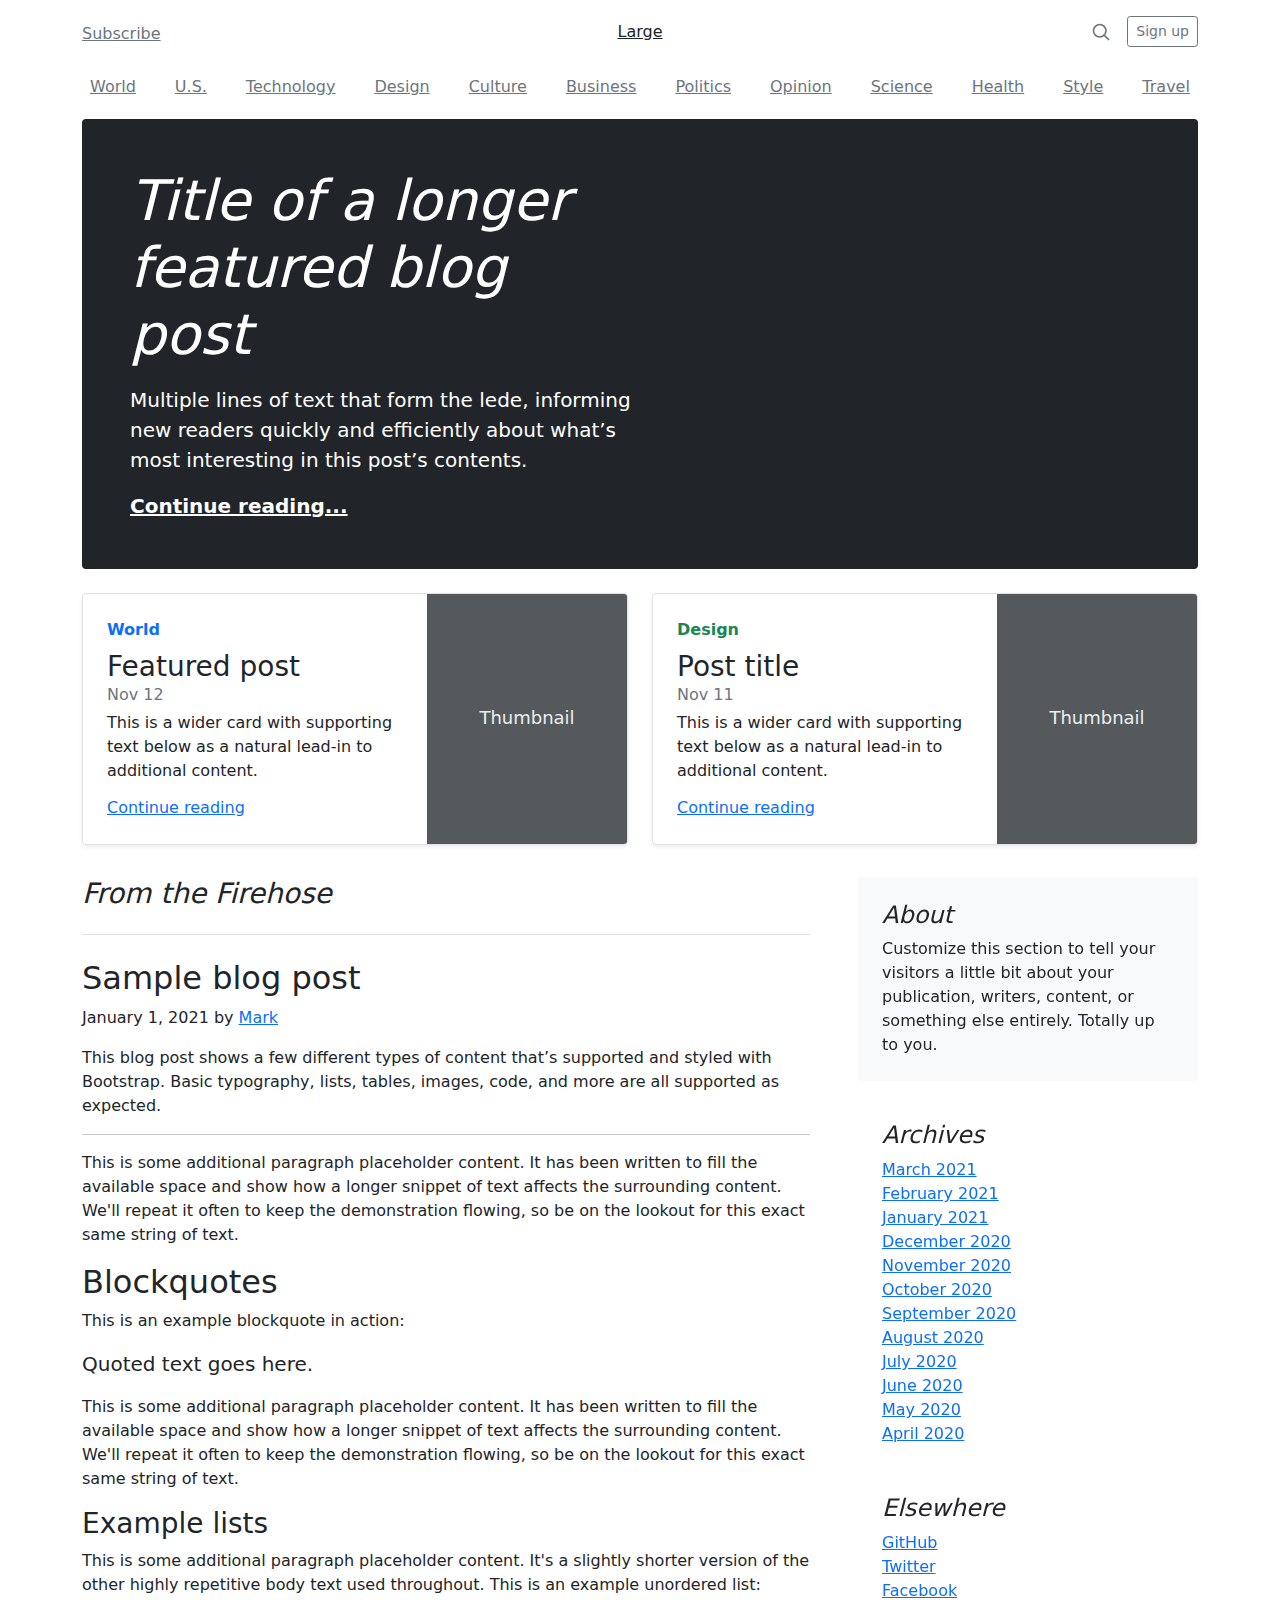
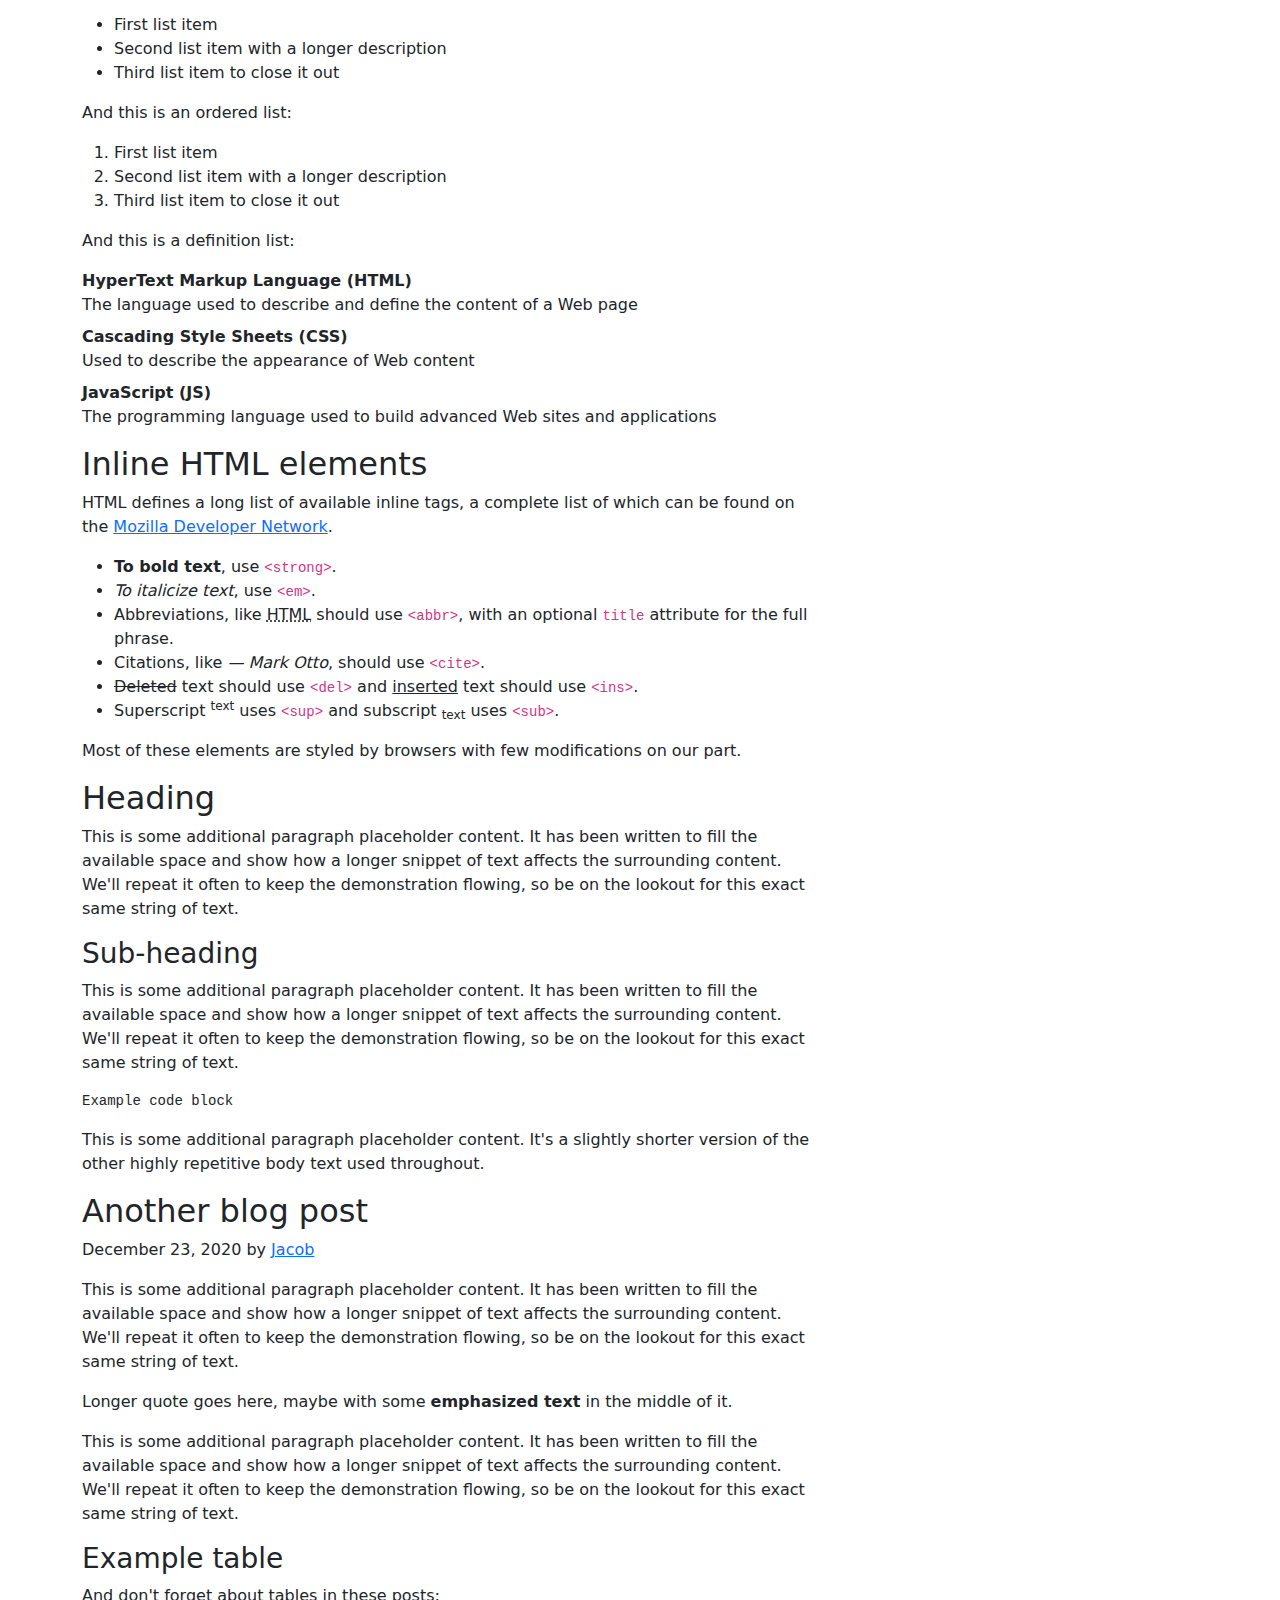
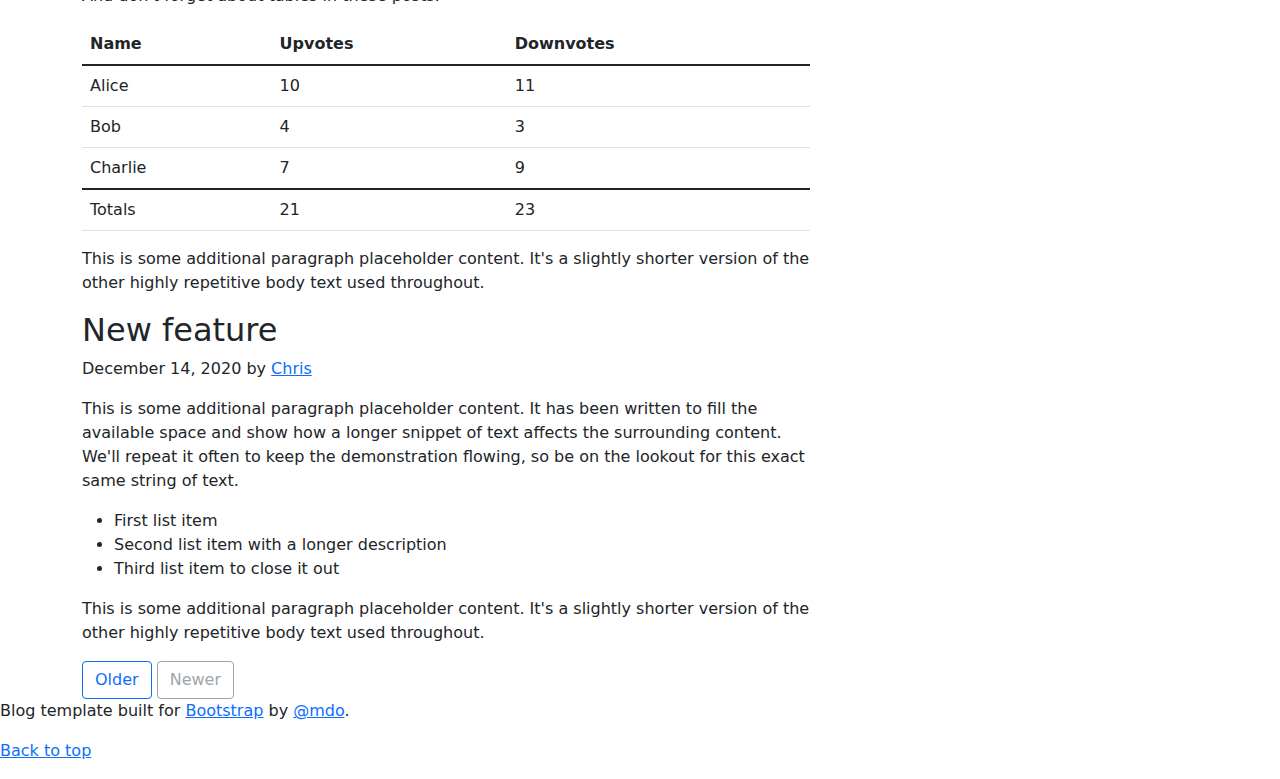
<file: home.html>
<!doctype html>
<html lang="en">
  <head>
    <meta charset="utf-8">
    <meta name="viewport" content="width=device-width, initial-scale=1">
    <meta name="description" content="">
    <meta name="author" content="Mark Otto, Jacob Thornton, and Bootstrap contributors">
    <meta name="generator" content="Hugo 0.88.1">
    <title>Blog Template · Bootstrap v5.1</title>

    <link rel="canonical" href="https://getbootstrap.com/docs/5.1/examples/blog/">

    

    <!-- Bootstrap core CSS -->
<link href="static/blog.css" rel="stylesheet">

    <style>
      .bd-placeholder-img {
        font-size: 1.125rem;
        text-anchor: middle;
        -webkit-user-select: none;
        -moz-user-select: none;
        user-select: none;
      }

      @media (min-width: 768px) {
        .bd-placeholder-img-lg {
          font-size: 3.5rem;
        }
      }
    </style>

    
    <!-- Custom styles for this template -->
    <link href="https://fonts.googleapis.com/css?family=Playfair&#43;Display:700,900&amp;display=swap" rel="stylesheet">
    <!-- Custom styles for this template -->
    <link href="static/bootstrap.min.css" rel="stylesheet">
  </head>
  <body>
    
<div class="container">
  <header class="blog-header py-3">
    <div class="row flex-nowrap justify-content-between align-items-center">
      <div class="col-4 pt-1">
        <a class="link-secondary" href="#">Subscribe</a>
      </div>
      <div class="col-4 text-center">
        <a class="blog-header-logo text-dark" href="#">Large</a>
      </div>
      <div class="col-4 d-flex justify-content-end align-items-center">
        <a class="link-secondary" href="#" aria-label="Search">
          <svg xmlns="http://www.w3.org/2000/svg" width="20" height="20" fill="none" stroke="currentColor" stroke-linecap="round" stroke-linejoin="round" stroke-width="2" class="mx-3" role="img" viewBox="0 0 24 24"><title>Search</title><circle cx="10.5" cy="10.5" r="7.5"/><path d="M21 21l-5.2-5.2"/></svg>
        </a>
        <a class="btn btn-sm btn-outline-secondary" href="#">Sign up</a>
      </div>
    </div>
  </header>

  <div class="nav-scroller py-1 mb-2">
    <nav class="nav d-flex justify-content-between">
      <a class="p-2 link-secondary" href="#">World</a>
      <a class="p-2 link-secondary" href="#">U.S.</a>
      <a class="p-2 link-secondary" href="#">Technology</a>
      <a class="p-2 link-secondary" href="#">Design</a>
      <a class="p-2 link-secondary" href="#">Culture</a>
      <a class="p-2 link-secondary" href="#">Business</a>
      <a class="p-2 link-secondary" href="#">Politics</a>
      <a class="p-2 link-secondary" href="#">Opinion</a>
      <a class="p-2 link-secondary" href="#">Science</a>
      <a class="p-2 link-secondary" href="#">Health</a>
      <a class="p-2 link-secondary" href="#">Style</a>
      <a class="p-2 link-secondary" href="#">Travel</a>
    </nav>
  </div>
</div>

<main class="container">
  <div class="p-4 p-md-5 mb-4 text-white rounded bg-dark">
    <div class="col-md-6 px-0">
      <h1 class="display-4 fst-italic">Title of a longer featured blog post</h1>
      <p class="lead my-3">Multiple lines of text that form the lede, informing new readers quickly and efficiently about what’s most interesting in this post’s contents.</p>
      <p class="lead mb-0"><a href="#" class="text-white fw-bold">Continue reading...</a></p>
    </div>
  </div>

  <div class="row mb-2">
    <div class="col-md-6">
      <div class="row g-0 border rounded overflow-hidden flex-md-row mb-4 shadow-sm h-md-250 position-relative">
        <div class="col p-4 d-flex flex-column position-static">
          <strong class="d-inline-block mb-2 text-primary">World</strong>
          <h3 class="mb-0">Featured post</h3>
          <div class="mb-1 text-muted">Nov 12</div>
          <p class="card-text mb-auto">This is a wider card with supporting text below as a natural lead-in to additional content.</p>
          <a href="#" class="stretched-link">Continue reading</a>
        </div>
        <div class="col-auto d-none d-lg-block">
          <svg class="bd-placeholder-img" width="200" height="250" xmlns="http://www.w3.org/2000/svg" role="img" aria-label="Placeholder: Thumbnail" preserveAspectRatio="xMidYMid slice" focusable="false"><title>Placeholder</title><rect width="100%" height="100%" fill="#55595c"/><text x="50%" y="50%" fill="#eceeef" dy=".3em">Thumbnail</text></svg>

        </div>
      </div>
    </div>
    <div class="col-md-6">
      <div class="row g-0 border rounded overflow-hidden flex-md-row mb-4 shadow-sm h-md-250 position-relative">
        <div class="col p-4 d-flex flex-column position-static">
          <strong class="d-inline-block mb-2 text-success">Design</strong>
          <h3 class="mb-0">Post title</h3>
          <div class="mb-1 text-muted">Nov 11</div>
          <p class="mb-auto">This is a wider card with supporting text below as a natural lead-in to additional content.</p>
          <a href="#" class="stretched-link">Continue reading</a>
        </div>
        <div class="col-auto d-none d-lg-block">
          <svg class="bd-placeholder-img" width="200" height="250" xmlns="http://www.w3.org/2000/svg" role="img" aria-label="Placeholder: Thumbnail" preserveAspectRatio="xMidYMid slice" focusable="false"><title>Placeholder</title><rect width="100%" height="100%" fill="#55595c"/><text x="50%" y="50%" fill="#eceeef" dy=".3em">Thumbnail</text></svg>

        </div>
      </div>
    </div>
  </div>

  <div class="row g-5">
    <div class="col-md-8">
      <h3 class="pb-4 mb-4 fst-italic border-bottom">
        From the Firehose
      </h3>

      <article class="blog-post">
        <h2 class="blog-post-title">Sample blog post</h2>
        <p class="blog-post-meta">January 1, 2021 by <a href="#">Mark</a></p>

        <p>This blog post shows a few different types of content that’s supported and styled with Bootstrap. Basic typography, lists, tables, images, code, and more are all supported as expected.</p>
        <hr>
        <p>This is some additional paragraph placeholder content. It has been written to fill the available space and show how a longer snippet of text affects the surrounding content. We'll repeat it often to keep the demonstration flowing, so be on the lookout for this exact same string of text.</p>
        <h2>Blockquotes</h2>
        <p>This is an example blockquote in action:</p>
        <blockquote class="blockquote">
          <p>Quoted text goes here.</p>
        </blockquote>
        <p>This is some additional paragraph placeholder content. It has been written to fill the available space and show how a longer snippet of text affects the surrounding content. We'll repeat it often to keep the demonstration flowing, so be on the lookout for this exact same string of text.</p>
        <h3>Example lists</h3>
        <p>This is some additional paragraph placeholder content. It's a slightly shorter version of the other highly repetitive body text used throughout. This is an example unordered list:</p>
        <ul>
          <li>First list item</li>
          <li>Second list item with a longer description</li>
          <li>Third list item to close it out</li>
        </ul>
        <p>And this is an ordered list:</p>
        <ol>
          <li>First list item</li>
          <li>Second list item with a longer description</li>
          <li>Third list item to close it out</li>
        </ol>
        <p>And this is a definition list:</p>
        <dl>
          <dt>HyperText Markup Language (HTML)</dt>
          <dd>The language used to describe and define the content of a Web page</dd>
          <dt>Cascading Style Sheets (CSS)</dt>
          <dd>Used to describe the appearance of Web content</dd>
          <dt>JavaScript (JS)</dt>
          <dd>The programming language used to build advanced Web sites and applications</dd>
        </dl>
        <h2>Inline HTML elements</h2>
        <p>HTML defines a long list of available inline tags, a complete list of which can be found on the <a href="https://developer.mozilla.org/en-US/docs/Web/HTML/Element">Mozilla Developer Network</a>.</p>
        <ul>
          <li><strong>To bold text</strong>, use <code class="language-plaintext highlighter-rouge">&lt;strong&gt;</code>.</li>
          <li><em>To italicize text</em>, use <code class="language-plaintext highlighter-rouge">&lt;em&gt;</code>.</li>
          <li>Abbreviations, like <abbr title="HyperText Markup Langage">HTML</abbr> should use <code class="language-plaintext highlighter-rouge">&lt;abbr&gt;</code>, with an optional <code class="language-plaintext highlighter-rouge">title</code> attribute for the full phrase.</li>
          <li>Citations, like <cite>— Mark Otto</cite>, should use <code class="language-plaintext highlighter-rouge">&lt;cite&gt;</code>.</li>
          <li><del>Deleted</del> text should use <code class="language-plaintext highlighter-rouge">&lt;del&gt;</code> and <ins>inserted</ins> text should use <code class="language-plaintext highlighter-rouge">&lt;ins&gt;</code>.</li>
          <li>Superscript <sup>text</sup> uses <code class="language-plaintext highlighter-rouge">&lt;sup&gt;</code> and subscript <sub>text</sub> uses <code class="language-plaintext highlighter-rouge">&lt;sub&gt;</code>.</li>
        </ul>
        <p>Most of these elements are styled by browsers with few modifications on our part.</p>
        <h2>Heading</h2>
        <p>This is some additional paragraph placeholder content. It has been written to fill the available space and show how a longer snippet of text affects the surrounding content. We'll repeat it often to keep the demonstration flowing, so be on the lookout for this exact same string of text.</p>
        <h3>Sub-heading</h3>
        <p>This is some additional paragraph placeholder content. It has been written to fill the available space and show how a longer snippet of text affects the surrounding content. We'll repeat it often to keep the demonstration flowing, so be on the lookout for this exact same string of text.</p>
        <pre><code>Example code block</code></pre>
        <p>This is some additional paragraph placeholder content. It's a slightly shorter version of the other highly repetitive body text used throughout.</p>
      </article>

      <article class="blog-post">
        <h2 class="blog-post-title">Another blog post</h2>
        <p class="blog-post-meta">December 23, 2020 by <a href="#">Jacob</a></p>

        <p>This is some additional paragraph placeholder content. It has been written to fill the available space and show how a longer snippet of text affects the surrounding content. We'll repeat it often to keep the demonstration flowing, so be on the lookout for this exact same string of text.</p>
        <blockquote>
          <p>Longer quote goes here, maybe with some <strong>emphasized text</strong> in the middle of it.</p>
        </blockquote>
        <p>This is some additional paragraph placeholder content. It has been written to fill the available space and show how a longer snippet of text affects the surrounding content. We'll repeat it often to keep the demonstration flowing, so be on the lookout for this exact same string of text.</p>
        <h3>Example table</h3>
        <p>And don't forget about tables in these posts:</p>
        <table class="table">
          <thead>
            <tr>
              <th>Name</th>
              <th>Upvotes</th>
              <th>Downvotes</th>
            </tr>
          </thead>
          <tbody>
            <tr>
              <td>Alice</td>
              <td>10</td>
              <td>11</td>
            </tr>
            <tr>
              <td>Bob</td>
              <td>4</td>
              <td>3</td>
            </tr>
            <tr>
              <td>Charlie</td>
              <td>7</td>
              <td>9</td>
            </tr>
          </tbody>
          <tfoot>
            <tr>
              <td>Totals</td>
              <td>21</td>
              <td>23</td>
            </tr>
          </tfoot>
        </table>

        <p>This is some additional paragraph placeholder content. It's a slightly shorter version of the other highly repetitive body text used throughout.</p>
      </article>

      <article class="blog-post">
        <h2 class="blog-post-title">New feature</h2>
        <p class="blog-post-meta">December 14, 2020 by <a href="#">Chris</a></p>

        <p>This is some additional paragraph placeholder content. It has been written to fill the available space and show how a longer snippet of text affects the surrounding content. We'll repeat it often to keep the demonstration flowing, so be on the lookout for this exact same string of text.</p>
        <ul>
          <li>First list item</li>
          <li>Second list item with a longer description</li>
          <li>Third list item to close it out</li>
        </ul>
        <p>This is some additional paragraph placeholder content. It's a slightly shorter version of the other highly repetitive body text used throughout.</p>
      </article>

      <nav class="blog-pagination" aria-label="Pagination">
        <a class="btn btn-outline-primary" href="#">Older</a>
        <a class="btn btn-outline-secondary disabled">Newer</a>
      </nav>

    </div>

    <div class="col-md-4">
      <div class="position-sticky" style="top: 2rem;">
        <div class="p-4 mb-3 bg-light rounded">
          <h4 class="fst-italic">About</h4>
          <p class="mb-0">Customize this section to tell your visitors a little bit about your publication, writers, content, or something else entirely. Totally up to you.</p>
        </div>

        <div class="p-4">
          <h4 class="fst-italic">Archives</h4>
          <ol class="list-unstyled mb-0">
            <li><a href="#">March 2021</a></li>
            <li><a href="#">February 2021</a></li>
            <li><a href="#">January 2021</a></li>
            <li><a href="#">December 2020</a></li>
            <li><a href="#">November 2020</a></li>
            <li><a href="#">October 2020</a></li>
            <li><a href="#">September 2020</a></li>
            <li><a href="#">August 2020</a></li>
            <li><a href="#">July 2020</a></li>
            <li><a href="#">June 2020</a></li>
            <li><a href="#">May 2020</a></li>
            <li><a href="#">April 2020</a></li>
          </ol>
        </div>

        <div class="p-4">
          <h4 class="fst-italic">Elsewhere</h4>
          <ol class="list-unstyled">
            <li><a href="#">GitHub</a></li>
            <li><a href="#">Twitter</a></li>
            <li><a href="#">Facebook</a></li>
          </ol>
        </div>
      </div>
    </div>
  </div>

</main>

<footer class="blog-footer">
  <p>Blog template built for <a href="https://getbootstrap.com/">Bootstrap</a> by <a href="https://twitter.com/mdo">@mdo</a>.</p>
  <p>
    <a href="#">Back to top</a>
  </p>
</footer>


    
  </body>
</html>
</file>
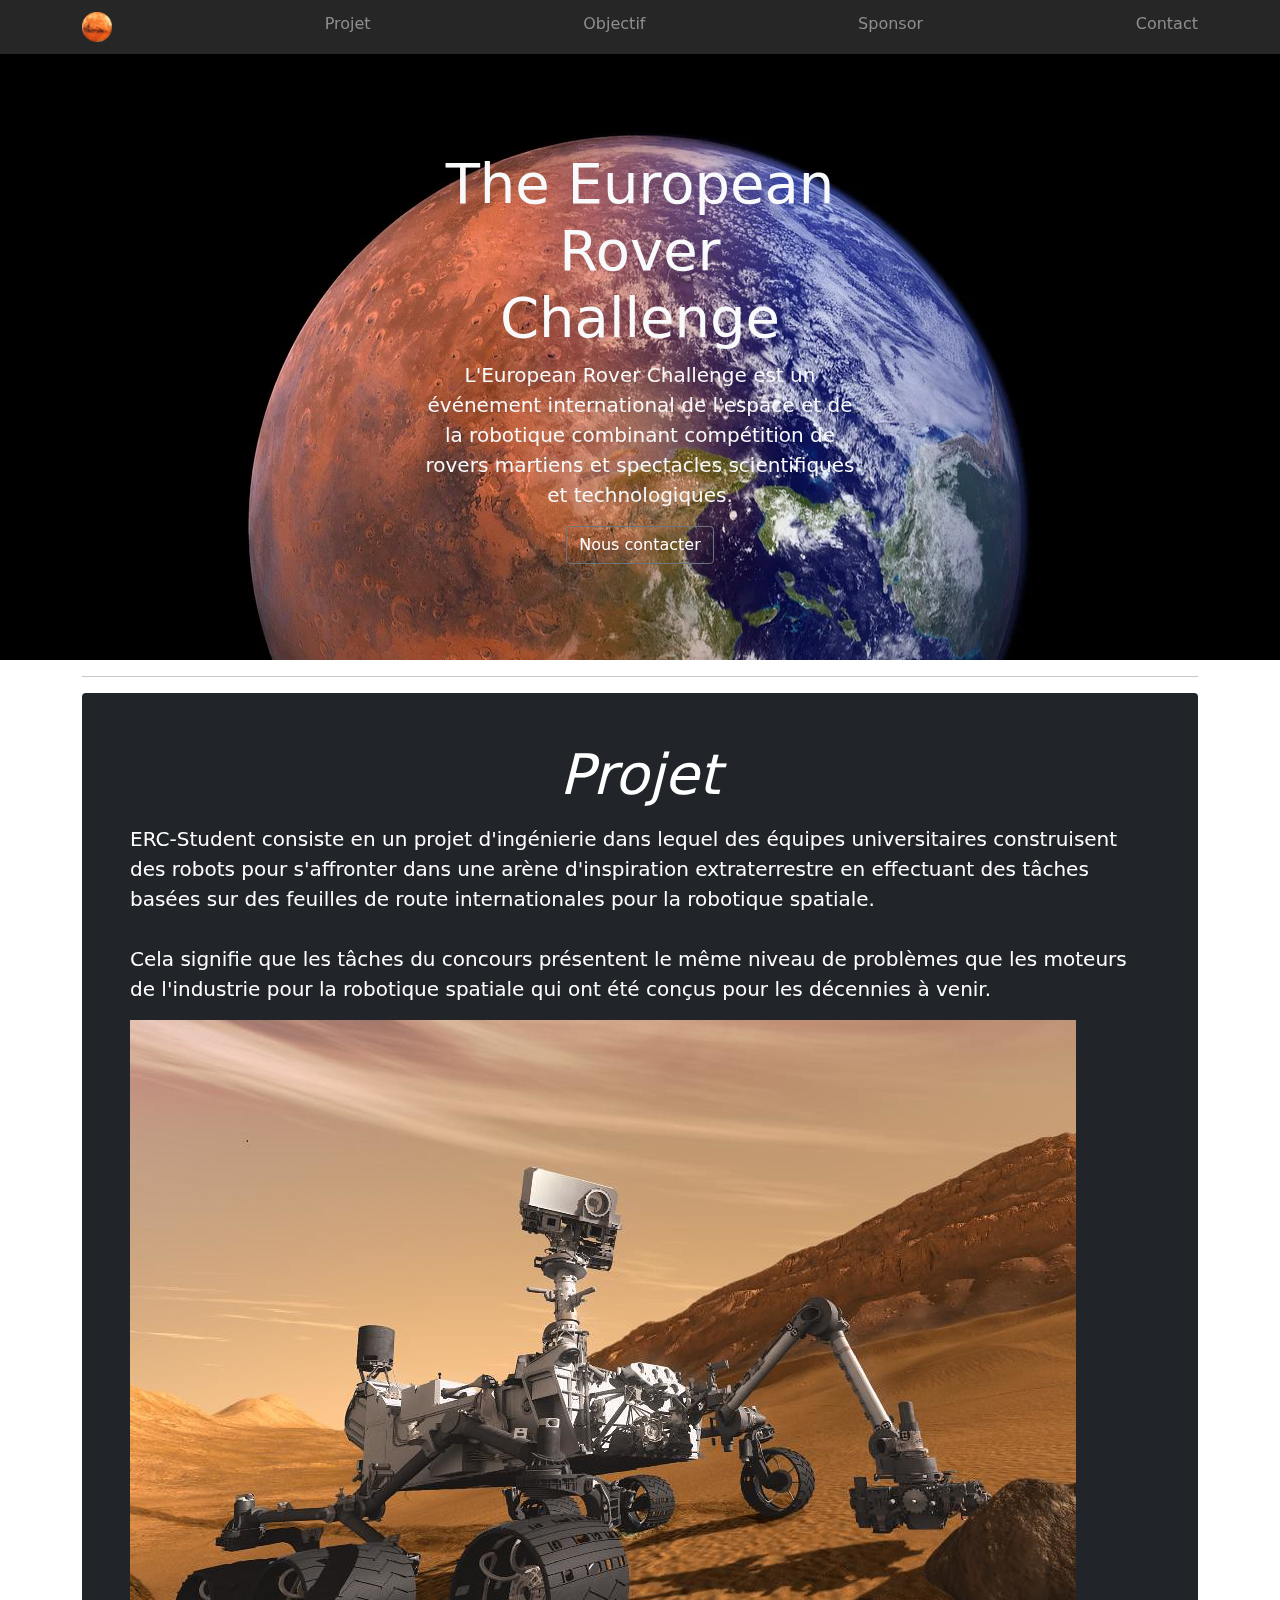
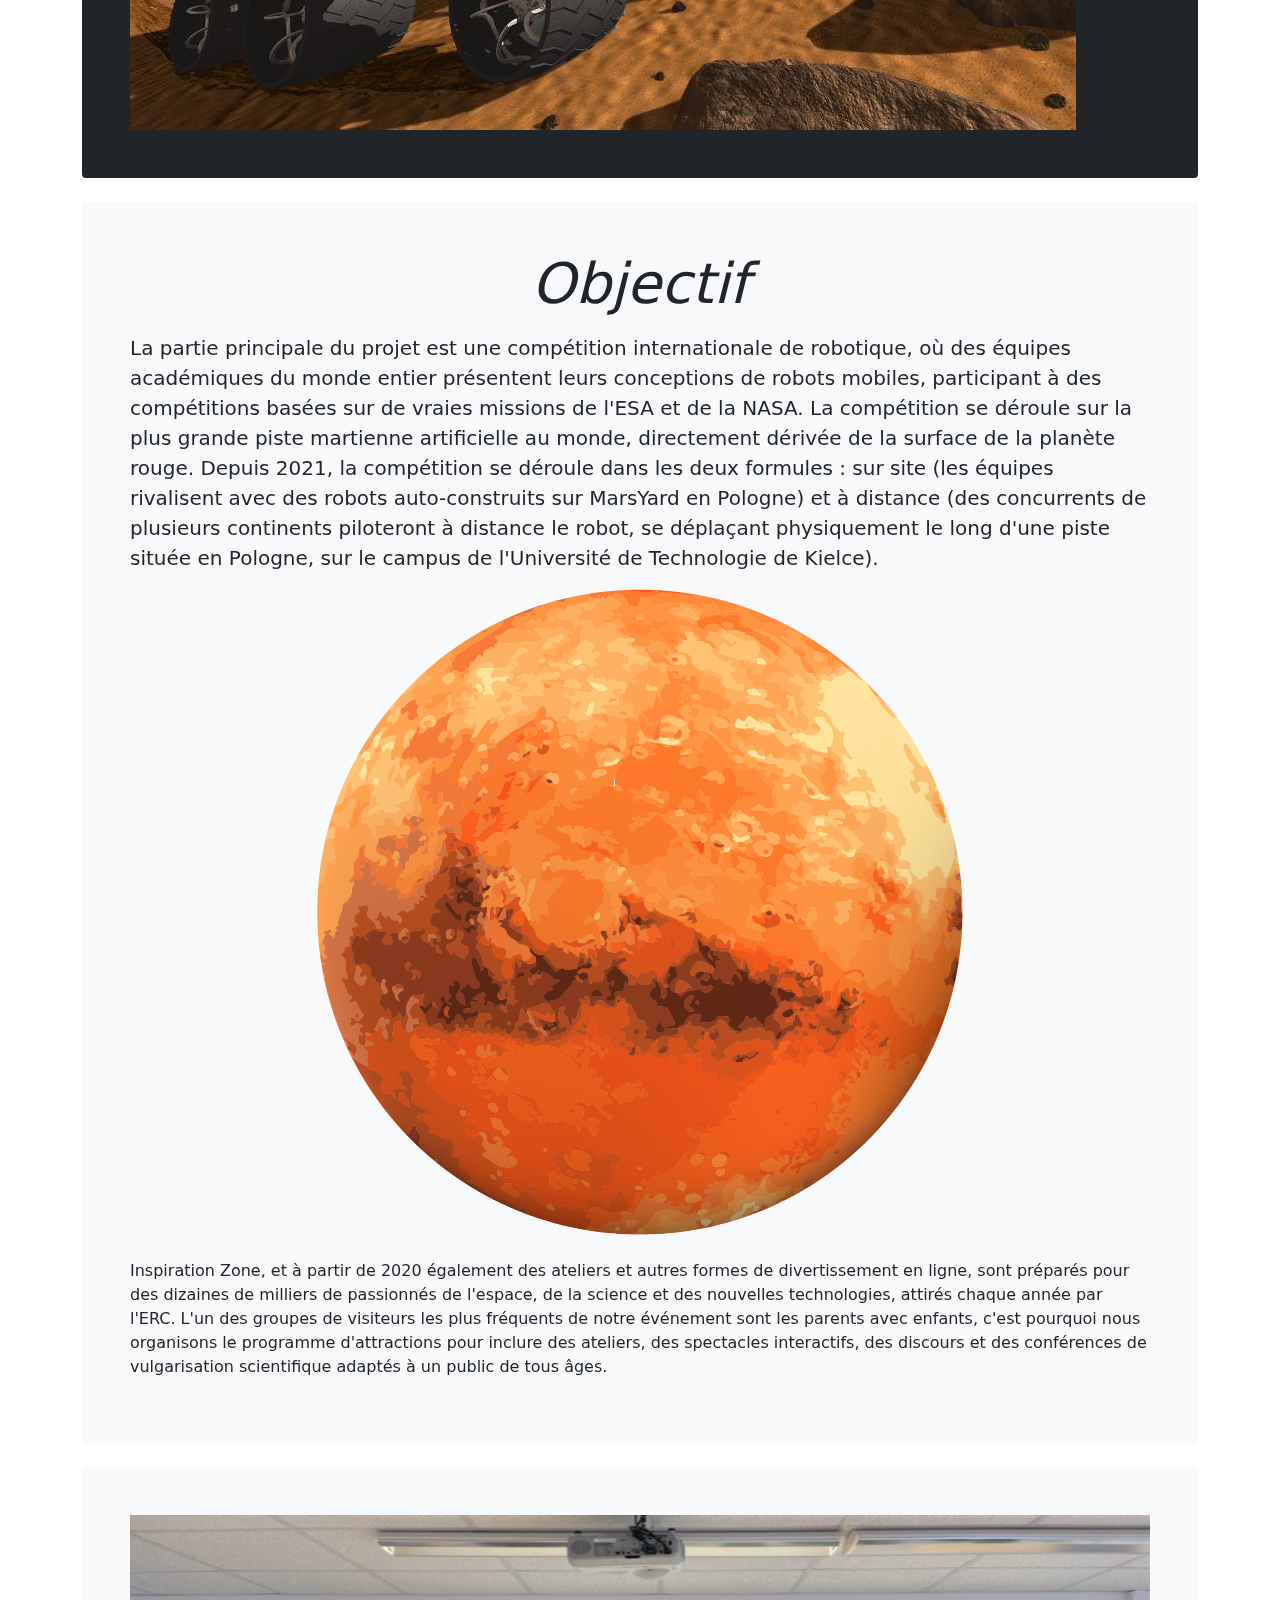
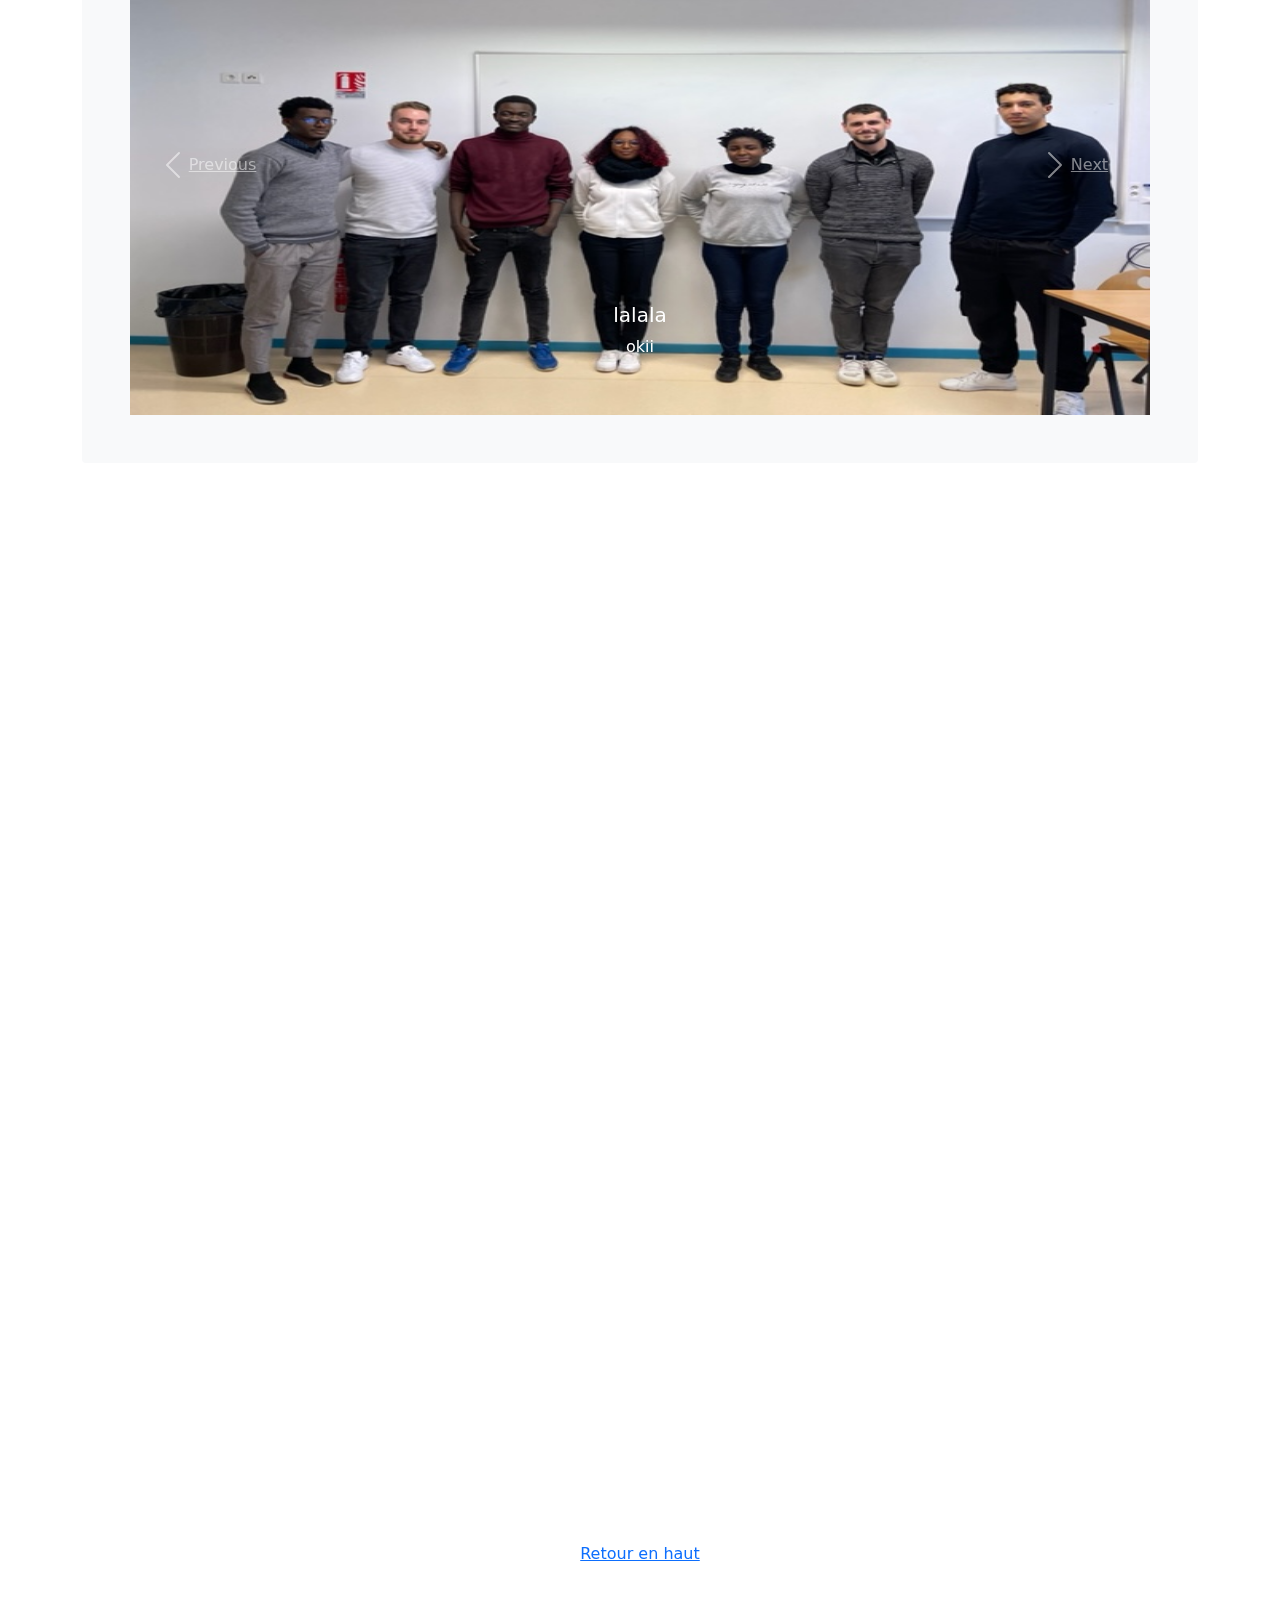
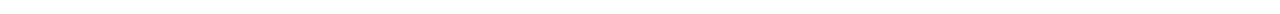
<file: index3.html>
<!doctype html>
<html lang="en">
  <head>


    

    <meta charset="utf-8">
    <meta name="viewport" content="width=device-width, initial-scale=1">
    <meta name="description" content="">
    <meta name="author" content="Mark Otto, Jacob Thornton, and Bootstrap contributors">
    <meta name="generator" content="Hugo 0.88.1">
    <title>Project ERC</title>

    <link rel="canonical" href="https://getbootstrap.com/docs/5.1/examples/blog/">

    

    <!-- Bootstrap core CSS -->
<link href="static/blog.css" rel="stylesheet">

    <style>
      .bd-placeholder-img {
        font-size: 1.125rem;
        text-anchor: middle;
        -webkit-user-select: none;
        -moz-user-select: none;
        user-select: none;
      }

      @media (min-width: 768px) {
        .bd-placeholder-img-lg {
          font-size: 3.5rem;
        }
      }
    </style>

    
    <!-- Custom styles for this template -->
    <link href="https://fonts.googleapis.com/css?family=Playfair&#43;Display:700,900&amp;display=swap" rel="stylesheet">
    <!-- Custom styles for this template -->
    <link href="static/bootstrap.min.css" rel="stylesheet">

    <link rel="icon" type="img/png" sizes="16x16" href="static/img/téléchargement.png">

  </head>


  
  <body>

    <nav class="site-header sticky-top py-1">
      <div class="container d-flex flex-column flex-md-row justify-content-between">
        <a class="py-2" href="#">
          <img class="img-responsive" src="static/img/Mars.png" width="30" height="30" >
        </a>
        <a class="py-2 d-none d-md-inline-block" href="#Projet">Projet</a>
        <a class="py-2 d-none d-md-inline-block" href="#Objectif">Objectif</a>
        <a class="py-2 d-none d-md-inline-block" href="#">Sponsor</a>
        <a class="py-2 d-none d-md-inline-block" href="#contact">Contact</a>
      </div>
    </nav>

    <div id="home" class="position-relative overflow-hidden pl-0 pr-0 text-center text-light">

      <div id="lol" class="col-md-5 p-lg-5 mx-auto my-5">
        <h1  class="display-4 font-weight-normal">The European Rover Challenge</h1>
        <p class="lead font-weight-normal">L'European Rover Challenge est un événement international de l'espace et de la robotique combinant compétition de rovers martiens et spectacles scientifiques et technologiques.</p>
        <a class="btn btn-outline-secondary text-white" href="#contact">Nous contacter</a>
      </div>

    </div>


    
<main class="container">

  

  <hr/>

  <div class="p-4 p-md-5 mb-4 text-white rounded bg-dark" id="Projet">

    <div class="col-md-12 px-0">
      <h1 class="display-4 fst-italic text-center">Projet</h1>
      <p class="lead my-3">ERC-Student consiste en un projet d'ingénierie dans lequel des équipes universitaires construisent des robots pour s'affronter dans une arène d'inspiration extraterrestre en effectuant des tâches basées sur des feuilles de route internationales pour la robotique spatiale.

        <br><br>

        Cela signifie que les tâches du concours présentent le même niveau de problèmes que les moteurs de l'industrie pour la robotique spatiale qui ont été conçus pour les décennies à venir.</p>
    </div>
    <div class=>
      <img class="img-fluid" alt=" Responsive image" src="static/img/rover.jpg" >
    </div>
    
  </div>

  <div class="p-4 p-md-5 mb-4 bg-light text-dark rounded " id="Objectif">
    <div class="col-md-12 px-0">
      <h1 class="display-4 fst-italic text-center">Objectif</h1>
      <p class="lead my-3">
        La partie principale du projet est une compétition internationale de robotique, où des équipes académiques du monde entier présentent leurs conceptions de robots mobiles, participant à des compétitions basées sur de vraies missions de l'ESA et de la NASA. La compétition se déroule sur la plus grande piste martienne artificielle au monde, directement dérivée de la surface de la planète rouge. Depuis 2021, la compétition se déroule dans les deux formules : sur site (les équipes rivalisent avec des robots auto-construits sur MarsYard en Pologne) et à distance (des concurrents de plusieurs continents piloteront à distance le robot, se déplaçant physiquement le long d'une piste située en Pologne, sur le campus de l'Université de Technologie de Kielce).
      
         <br>
         <div class="text-center">
        <img class="img-fluid" alt=" Responsive image" src="static/img/Mars.png" ></div><br>
        Inspiration Zone, et à partir de 2020 également des ateliers et autres formes de divertissement en ligne, sont préparés pour des dizaines de milliers de passionnés de l'espace, de la science et des nouvelles technologies, attirés chaque année par l'ERC. L'un des groupes de visiteurs les plus fréquents de notre événement sont les parents avec enfants, c'est pourquoi nous organisons le programme d'attractions pour inclure des ateliers, des spectacles interactifs, des discours et des conférences de vulgarisation scientifique adaptés à un public de tous âges.
      </p>

    </div>
  </div>

  <div class="p-4 p-md-5 mb-4 bg-light text-dark rounded " id="Objectif">
    <div id="carouselExampleIndicators" class="carousel slide" data-ride="carousel" >
      <ol class="carousel-indicators">
        <li data-target="#carouselExampleIndicators" data-slide-to="0" class="active"></li>
        <li data-target="#carouselExampleIndicators" data-slide-to="1"></li>
        <li data-target="#carouselExampleIndicators" data-slide-to="2"></li>
      </ol>
      <div class="carousel-inner">
        <div class="carousel-item active">
          <img class="d-block w-100" src="static/img/team.jpg" alt="First slide" width="100" height="500">
          <div class="carousel-caption d-none d-md-block">
            <h5>lalala</h5>
            <p>okii</p>
          </div>
        </div>
        <div class="carousel-item">
          <img class="d-block w-100" src="static/img/Mars.png" alt="Second slide" width="100" height="500">
        </div>
        <div class="carousel-item">
          <img class="d-block w-100" src="static/img/Mars.png" alt="Third slide"v width="200" height="500">
          <div class="carousel-caption d-none d-md-block">
            <h5>...</h5>
            <p>...</p>
          </div>
        </div>
      </div>
      <a class="carousel-control-prev" href="#carouselExampleIndicators" role="button" data-slide="prev">
        <span class="carousel-control-prev-icon" aria-hidden="true"></span>
        <span class="sr-only">Previous</span>
      </a>
      <a class="carousel-control-next" href="#carouselExampleIndicators" role="button" data-slide="next">
        <span class="carousel-control-next-icon" aria-hidden="true"></span>
        <span class="sr-only">Next</span>
      </a>
    </div>
</div>


  <iframe id="contact" src="https://docs.google.com/forms/d/e/1FAIpQLSdYLWHx8GqKViuUiUhsLIjdkOD7UpOTta9j4qQYjI7mPdEPvw/viewform?embedded=true" width="100%" height="1000" frameborder="0" marginheight="0" marginwidth="0">Chargement…</iframe>

</main>


<footer class="container py-5">
  <div class="row">
    <div class="text-center">
      <a href="#"> Retour en haut </a>
    </div>
  </div>
</footer>
<script type"text/javascript" src="static/util.js"></script>
<script src="https://code.jquery.com/jquery-3.3.1.slim.min.js"></script>
      <script src="https://cdnjs.cloudflare.com/ajax/libs/popper.js/1.14.3/umd/popper.min.js"></script>
      <script src="https://stackpath.bootstrapcdn.com/bootstrap/4.1.1/js/bootstrap.min.js"></script>
  </body>

</html>
</file>
<file: static/blog.css>
.container {
  max-width: 960px;
}
#home{
  background-image: url(img/terraforming.webp);
  margin-top: 0 !important;
  margin-left: 0;
}

/*
 * Custom translucent site header
 */

.site-header {
  background-color: rgba(0, 0, 0, .85);
  -webkit-backdrop-filter: saturate(180%) blur(20px);
  backdrop-filter: saturate(180%) blur(20px);
  text-decoration: none;
}
.site-header a {
  color: #8e8e8e;
  transition: color .15s ease-in-out;
  text-decoration: none;
}
.site-header a:hover {
  color: #fff;
  text-decoration: none;
}

/*
 * Dummy devices (replace them with your own or something else entirely!)
 */

.product-device {
  position: absolute;
  right: 10%;
  bottom: -30%;
  width: 300px;
  height: 540px;
  background-color: #333;
  border-radius: 21px;
  transform: rotate(30deg);
}

.product-device::before {
  position: absolute;
  top: 10%;
  right: 10px;
  bottom: 10%;
  left: 10px;
  content: "";
  background-color: rgba(255, 255, 255, .1);
  border-radius: 5px;
}

.product-device-2 {
  top: -25%;
  right: auto;
  bottom: 0;
  left: 5%;
  background-color: #e5e5e5;
}


/*
 * Extra utilities
 */

.flex-equal > * {
  flex: 1;
}
@media (min-width: 768px) {
  .flex-md-equal > * {
    flex: 1;
  }
}
</file>
